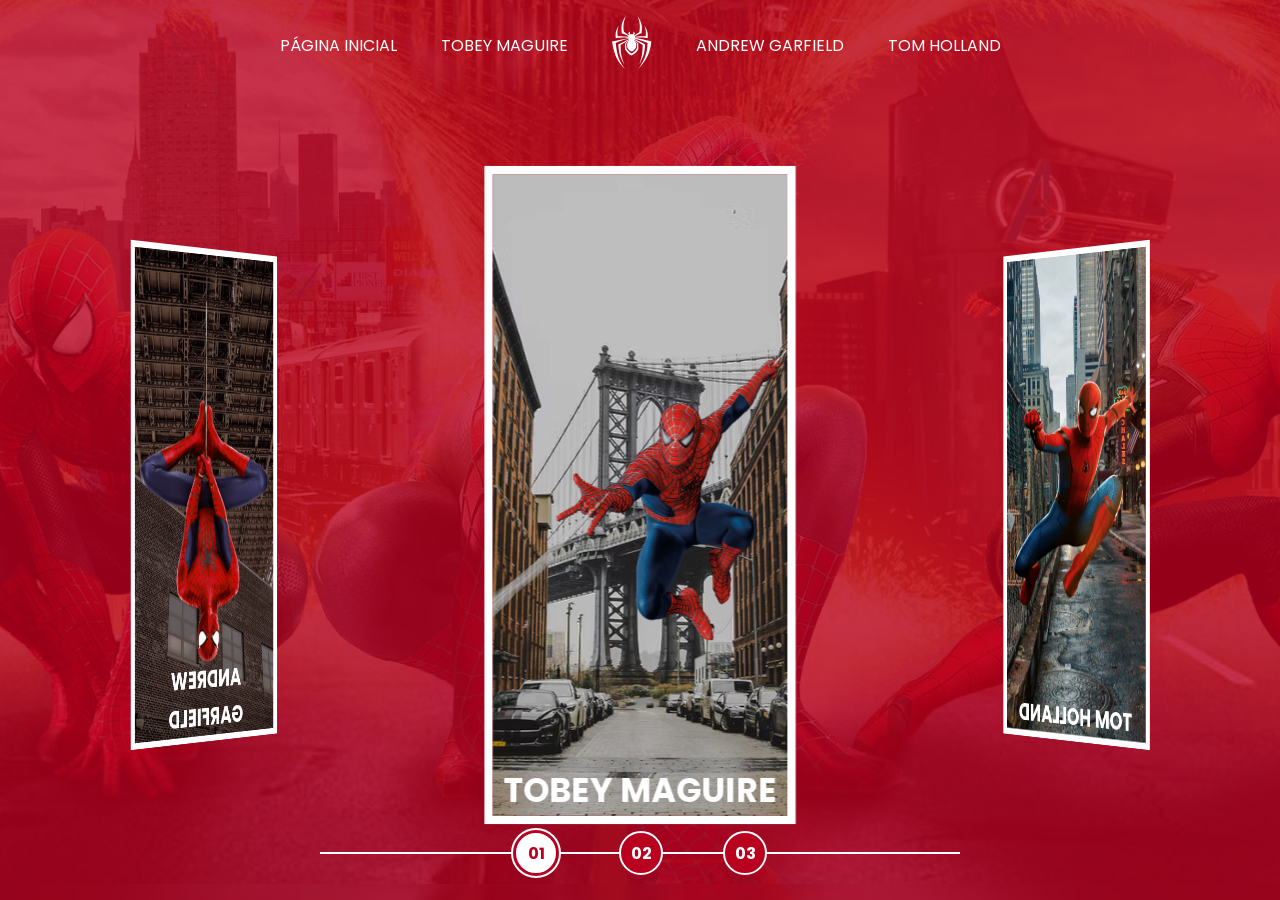
<file: index.html>
﻿<!doctype html>
<html lang="pt">
  <head>
    <meta charset="UTF-8" />
    <meta http-equiv="X-UA-Compatible" content="IE=edge" />
    <meta name="viewport" content="width=device-width, initial-scale=1.0" />
    <link rel="stylesheet" href="assets/css/home-page-styles.css" />
    <script src="assets/scripts/card-hover-animation.js" defer></script>
    <script src="assets/scripts/carousel.js" defer></script>
    <link
      rel="icon"
      type="image/png"
      sizes="16x16"
      href="assets/images/icons/spider.ico"
    />
    <title>Spider-Man</title>
  </head>
  <body>
    <nav class="s-menu">
      <ul>
        <li class="s-menu__item">
          <a href="index.html">Página Inicial</a>
        </li>
        <li class="s-menu__item">
          <a href="./pages/tobey-maguire/spiderman1.html">Tobey Maguire</a>
        </li>
        <li class="s-menu__item s-menu__icon">
          <img src="assets/images/icons/spider.svg" alt="Spider-Man logo" />
        </li>
        <li class="s-menu__item">
          <a href="./pages/andrew-garfield/spiderman1.html">Andrew Garfield</a>
        </li>
        <li class="s-menu__item">
          <a href="./pages/tom-holland/spiderman1.html">Tom Holland</a>
        </li>
        <!-- <li class="s-menu__item">
            <a href="./pages/miles-morales/spiderman1.html">Miles Morales</a>
        </li> -->
      </ul>
    </nav>
    <div class="s-container">
      <div
        class="s-cards-carousel"
        style="transform: translateZ(-40vw) rotateY(0deg)"
      >
        <a
          href="./pages/tobey-maguire/spiderman1.html"
          class="s-card"
          id="spider-man-01"
        >
          <img
            class="s-card__background"
            src="./assets/images/pic-sm-bg-01.jpg"
          />
          <img
            class="s-card__image"
            src="./assets/images/spider-man-01.png"
            alt="Tobey Maguire"
          />
          <h2 class="s-card__title">Tobey Maguire</h2>
        </a>

        <a
          href="./pages/tom-holland/spiderman1.html"
          class="s-card"
          id="spider-man-03"
        >
          <img
            class="s-card__background"
            src="assets/images/pic-sm-bg-03.jpg"
          />
          <img
            class="s-card__image"
            src="assets/images/spider-man-03.png"
            alt="Tom Holland"
          />
          <h2 class="s-card__title">Tom Holland</h2>
        </a>

        <a
          href="./pages/andrew-garfield/spiderman1.html"
          class="s-card"
          id="spider-man-02"
        >
          <img
            class="s-card__background"
            src="assets/images/pic-sm-bg-02.jpg"
          />
          <img
            class="s-card__image"
            src="assets/images/spider-man-02.png"
            alt="Andrew Garfield"
          />
          <h2 class="s-card__title">Andrew Garfield</h2>
        </a>
      </div>
    </div>

    <div class="s-controller">
      <div
        id="1"
        onclick="selectCarouselItem(this)"
        class="s-controller__button s-controller__button--active"
      >
        01
      </div>
      <div
        id="2"
        onclick="selectCarouselItem(this)"
        class="s-controller__button"
      >
        02
      </div>
      <div
        id="3"
        onclick="selectCarouselItem(this)"
        class="s-controller__button"
      >
        03
      </div>
      <!-- <div id="4" onclick="selectCarouselItem(this)" class="s-controller__button">
         04
        </div> -->
      <div class="s-controller__line"></div>
    </div>
  </body>
</html>
</file>
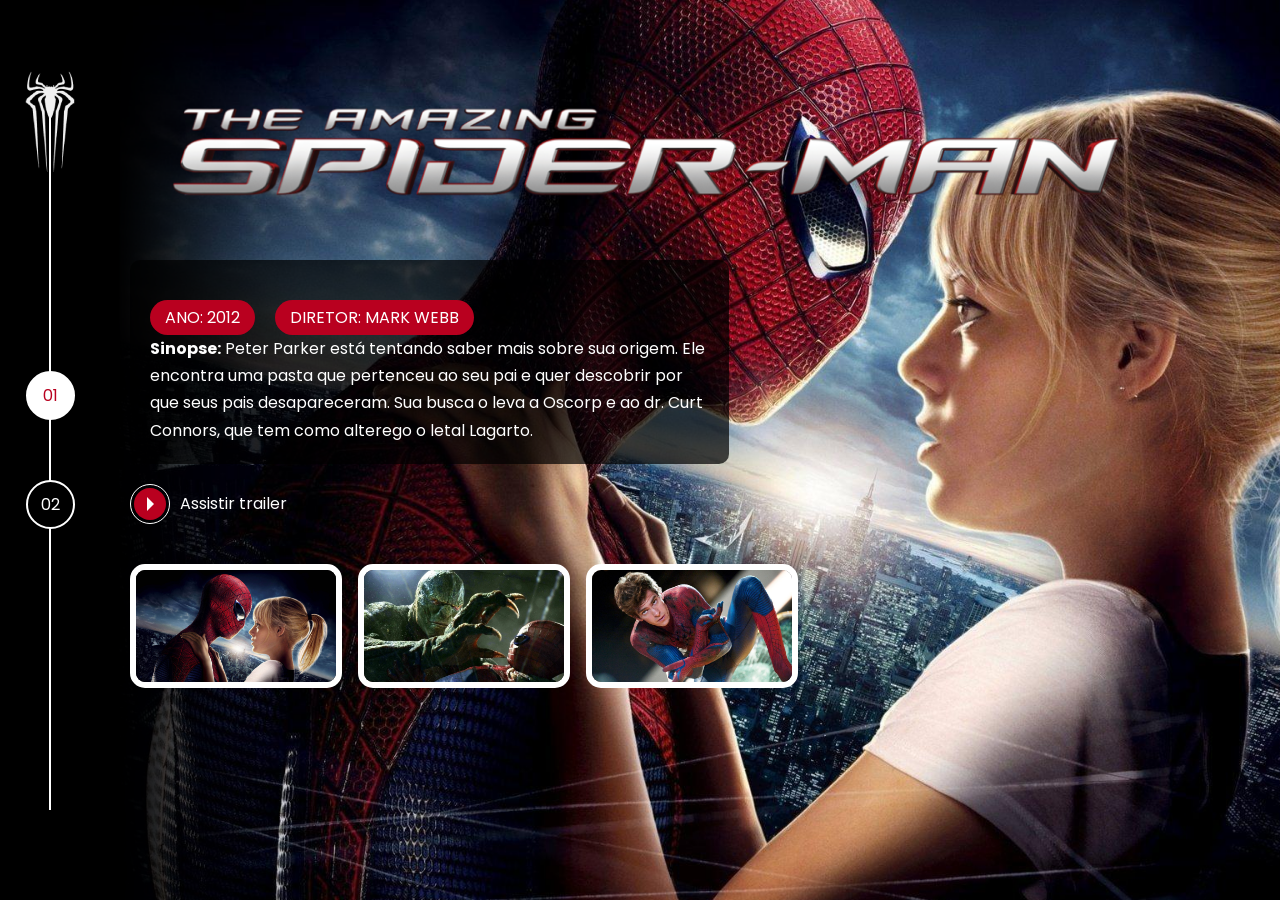
<file: pages/andrew-garfield/spiderman1.html>
<!DOCTYPE html>
<html lang="pt">
  <head>
    <meta charset="UTF-8" />
    <meta http-equiv="X-UA-Compatible" content="IE=edge" />
    <meta name="viewport" content="width=device-width, initial-scale=1.0" />
    <link
      rel="icon"
      type="image/png"
      sizes="16x16"
      href="../../assets/images/icons/spiderman1-andrew.png"
    />
    <title>Spider Man - Andrew Garfield</title>
    <link
      href="../../assets/css/internal.css"
      rel="stylesheet"
      type="text/css"
    />
    
  </head>

  <body>
    <div class="s-wrapper s-spiderman-02-01">
      <!-- <video autoplay loop>
      <source src="../../assets/videos/amazing-spiderman-2014-trailer.mp4" type="video/mp4" />
    </video> -->

      <div class="s-left-column">
        <nav class="navigator">
          <div class="navigator__icon">
            <a href="../../index.html">
              <img src="../../assets/images/icons/spiderman1-andrew.png" />
            </a>
          </div>
          <ul>
            <li><a href="#01" class="active">01</a></li>
            <li><a href="spiderman2.html">02</a></li>
          </ul>
        </nav>
      </div>

      <div class="s-main-content">
        <div class="s-main-content__top">
          <div class="s-logo">
            <img
              src="../../assets/images/spiderman-andrew/movie-01/logo.png"
              alt="Spiderman (2002)"
              title="Spiderman (2002)"
            />
          </div>

          <div class="s-description">
            <div class="pills">
              <ul>
                <li>Ano: 2012</li>
                <li>Diretor: Mark Webb</li>
              </ul>
            </div>
            <div class="s-description__text">
              <p>
                <strong>Sinopse:</strong>&nbsp;Peter Parker está tentando saber
                mais sobre sua origem. Ele encontra uma pasta que pertenceu ao
                seu pai e quer descobrir por que seus pais desapareceram. Sua
                busca o leva a Oscorp e ao dr. Curt Connors, que tem como
                alterego o letal Lagarto.
              </p>
            </div>
          </div>

          <div class="s-links">
            <ul>
              <li>
                <a
                  href="../../assets/videos/amazing-spiderman-2014-trailer.mp4"
                  class="link-button"
                  target="_blank"
                >
                  <span class="icon">
                    <div class="play-icon">&nbsp;</div>
                  </span>
                  <span class="label"> Assistir trailer </span>
                </a>
              </li>
            </ul>
          </div>
        </div>

        <div class="s-main-content__bottom">
          <div class="gallery">
            <ul>
              <li>
                <a href="#"
                  ><img
                    src="../../assets/images/spiderman-andrew/movie-01/gallery/image-01.png"
                    alt=""
                /></a>
              </li>
              <li>
                <a href="#"
                  ><img
                    src="../../assets/images/spiderman-andrew/movie-01/gallery/image-02.png"
                    alt=""
                /></a>
              </li>
              <li>
                <a href="#"
                  ><img
                    src="../../assets/images/spiderman-andrew/movie-01/gallery/image-03.png"
                    alt=""
                /></a>
              </li>
            </ul>
          </div>
        </div>
      </div>
    </div>
  </body>
</html>
</file>
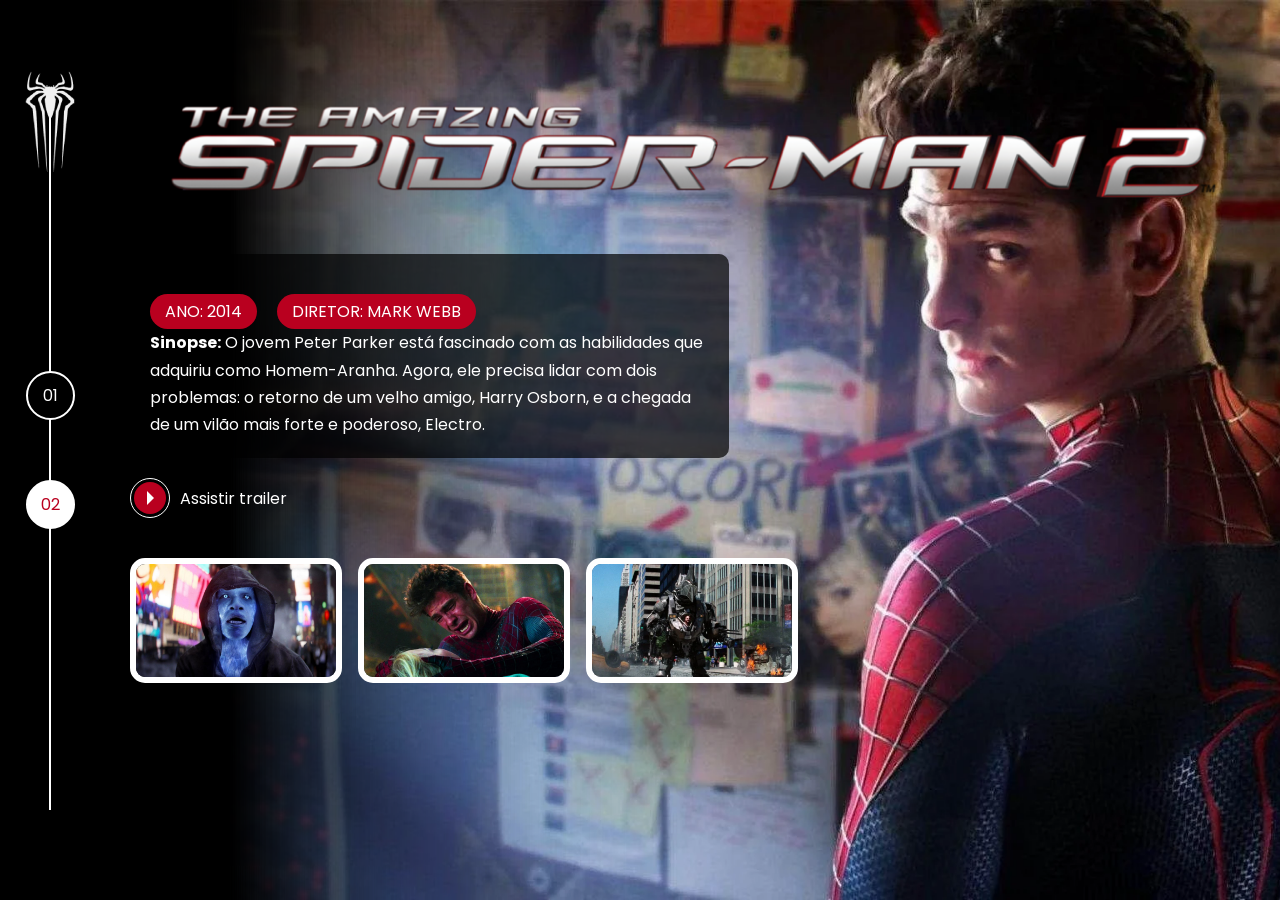
<file: pages/andrew-garfield/spiderman2.html>
<!DOCTYPE html>
<html lang="pt">
  <head>
    <meta charset="UTF-8" />
    <meta http-equiv="X-UA-Compatible" content="IE=edge" />
    <meta name="viewport" content="width=device-width, initial-scale=1.0" />
    <link
      rel="icon"
      type="image/png"
      sizes="16x16"
      href="../../assets/images/icons/spiderman1-andrew.png"
    />
    <title>Spider Man 2 - Andrew Garfield</title>
    <link
      href="../../assets/css/internal.css"
      rel="stylesheet"
      type="text/css"
    />
  </head>

  <body>
    <div class="s-wrapper s-spiderman-02-02">
      <!-- <video autoplay loop>
      <source src="../../assets/videos/amazing-spiderman2-2014-trailer.mp4" type="video/mp4" />
    </video> -->

      <div class="s-left-column">
        <nav class="navigator">
          <div class="navigator__icon">
            <a href="../../index.html">
              <img src="../../assets/images/icons/spiderman1-andrew.png" />
            </a>
          </div>
          <ul>
            <li><a href="spiderman1.html">01</a></li>
            <li><a href="#02" class="active">02</a></li>
          </ul>
        </nav>
      </div>

      <div class="s-main-content">
        <div class="s-main-content__top">
          <div class="s-logo">
            <img
              src="../../assets/images/spiderman-andrew/movie-02/logo.png"
              alt="Spiderman 2 (2005)"
              title="Spiderman 2 (2005)"
            />
          </div>

          <div class="s-description">
            <div class="pills">
              <ul>
                <li>Ano: 2014</li>
                <li>Diretor: Mark Webb</li>
              </ul>
            </div>
            <div class="s-description__text">
              <p>
                <strong>Sinopse:</strong>&nbsp;O jovem Peter Parker está
                fascinado com as habilidades que adquiriu como Homem-Aranha.
                Agora, ele precisa lidar com dois problemas: o retorno de um
                velho amigo, Harry Osborn, e a chegada de um vilão mais forte e
                poderoso, Electro.
              </p>
            </div>
          </div>

          <div class="s-links">
            <ul>
              <li>
                <a
                  href="../../assets/videos/amazing-spiderman2-2014-trailer.mp4"
                  class="link-button"
                >
                  <span class="icon">
                    <div class="play-icon">&nbsp;</div>
                  </span>
                  <span class="label"> Assistir trailer </span>
                </a>
              </li>
            </ul>
          </div>
        </div>

        <div class="s-main-content__bottom">
          <div class="gallery">
            <ul>
              <li>
                <a href="#"
                  ><img
                    src="../../assets/images/spiderman-andrew/movie-02/gallery/image-01.png"
                    alt=""
                /></a>
              </li>
              <li>
                <a href="#"
                  ><img
                    src="../../assets/images/spiderman-andrew/movie-02/gallery/image-02.png"
                    alt=""
                /></a>
              </li>
              <li>
                <a href="#"
                  ><img
                    src="../../assets/images/spiderman-andrew/movie-02/gallery/image-03.png"
                    alt=""
                /></a>
              </li>
            </ul>
          </div>
        </div>
      </div>
    </div>
  </body>
</html>
</file>
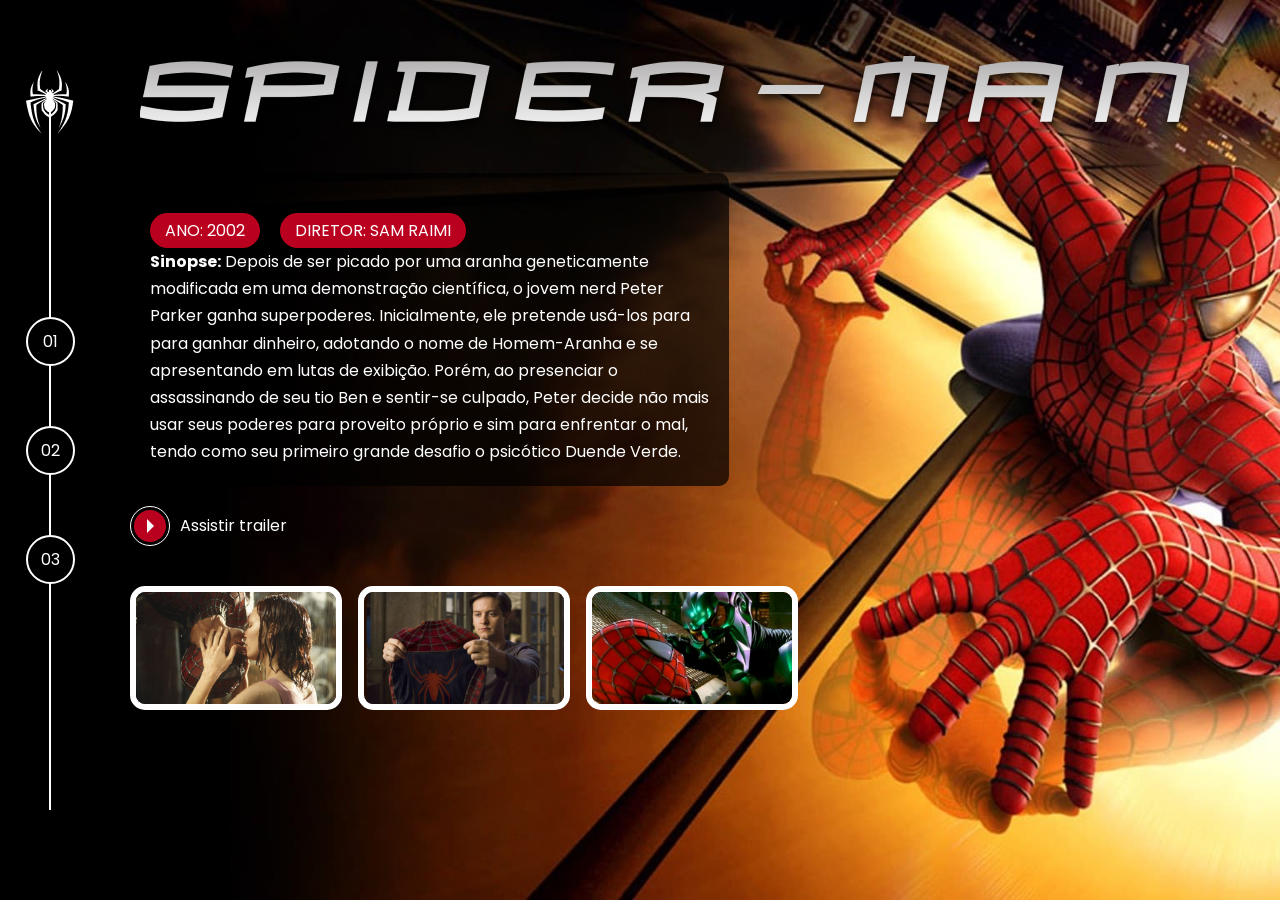
<file: pages/tobey-maguire/spiderman1.html>
<!DOCTYPE html>
<html lang="pt">
  <head>
    <meta charset="UTF-8" />
    <meta http-equiv="X-UA-Compatible" content="IE=edge" />
    <meta name="viewport" content="width=device-width, initial-scale=1.0" />
    <link
      rel="icon"
      type="image/png"
      sizes="16x16"
      href="../../assets/images/icons/spiderman1.png"
    />
    <title>Spider Man - Tobey Maguire</title>
    <link href="../../assets/css/internal.css" rel="stylesheet" />
    <link
      rel="stylesheet"
      href="https://cdn.jsdelivr.net/npm/@fancyapps/ui@4.0/dist/fancybox.css"
    />
  </head>
  <body>
    <div class="s-wrapper s-spiderman-01-01">
      <!-- <video autoplay loop>
      <source src="../../assets/videos/spiderman-2002-trailer.mp4" type="video/mp4" />
    </video> -->

      <div class="s-left-column">
        <nav class="navigator">
          <div class="navigator__icon">
            <a href="../../index.html">
              <img src="../../assets/images/icons/spiderman1.png" />
            </a>
          </div>
          <ul>
            <li><a href="#01">01</a></li>
            <li><a href="spiderman2.html">02</a></li>
            <li><a href="spiderman3.html">03</a></li>
          </ul>
        </nav>
      </div>

      <div class="s-main-content">
        <div class="s-main-content__top">
          <div class="s-logo">
            <img
              src="../../assets/images/spiderman-tobey/movie-01/logo.png"
              alt="Spiderman (2002)"
              title="Spiderman (2002)"
            />
          </div>

          <div class="s-description">
            <div class="pills">
              <ul>
                <li>Ano: 2002</li>
                <li>Diretor: Sam Raimi</li>
              </ul>
            </div>
            <div class="s-description__text">
              <p>
                <strong>Sinopse:</strong>&nbsp;Depois de ser picado por uma
                aranha geneticamente modificada em uma demonstração científica,
                o jovem nerd Peter Parker ganha superpoderes. Inicialmente, ele
                pretende usá-los para para ganhar dinheiro, adotando o nome de
                Homem-Aranha e se apresentando em lutas de exibição. Porém, ao
                presenciar o assassinando de seu tio Ben e sentir-se culpado,
                Peter decide não mais usar seus poderes para proveito próprio e
                sim para enfrentar o mal, tendo como seu primeiro grande desafio
                o psicótico Duende Verde.
              </p>
            </div>
          </div>

          <div class="s-links">
            <ul>
              <li>
                <a
                  href="../../assets/videos/spiderman-2002-trailer.mp4"
                  class="link-button"
                  target="_blank"
                >
                  <span class="icon">
                    <div class="play-icon">&nbsp;</div>
                  </span>
                  <span class="label"> Assistir trailer </span>
                </a>
              </li>
            </ul>
          </div>
        </div>

        <div class="s-main-content__bottom">
          <div class="gallery">
            <ul>
              <li>
                <a
                  data-fancybox
                  href="../../assets/images/spiderman-tobey/movie-01/gallery/image-01-full.jpg"
                >
                  <img
                    src="../../assets/images/spiderman-tobey/movie-01/gallery/image-01.png"
                    alt=""
                  />
                </a>
              </li>
              <li>
                <a
                  data-fancybox
                  href="../../assets/images/spiderman-tobey/movie-01/gallery/image-02-full.jpg"
                >
                  <img
                    src="../../assets/images/spiderman-tobey/movie-01/gallery/image-02.png"
                    alt=""
                  />
                </a>
              </li>
              <li>
                <a
                  data-fancybox
                  href="../../assets/images/spiderman-tobey/movie-01/gallery/image-03-full.jpg"
                >
                  <img
                    src="../../assets/images/spiderman-tobey/movie-01/gallery/image-03.png"
                    alt=""
                  />
                </a>
              </li>
            </ul>
          </div>
        </div>
      </div>
    </div>
    <script src="https://cdn.jsdelivr.net/npm/@fancyapps/ui@4.0/dist/fancybox.umd.js"></script>
  </body>
</html>
</file>
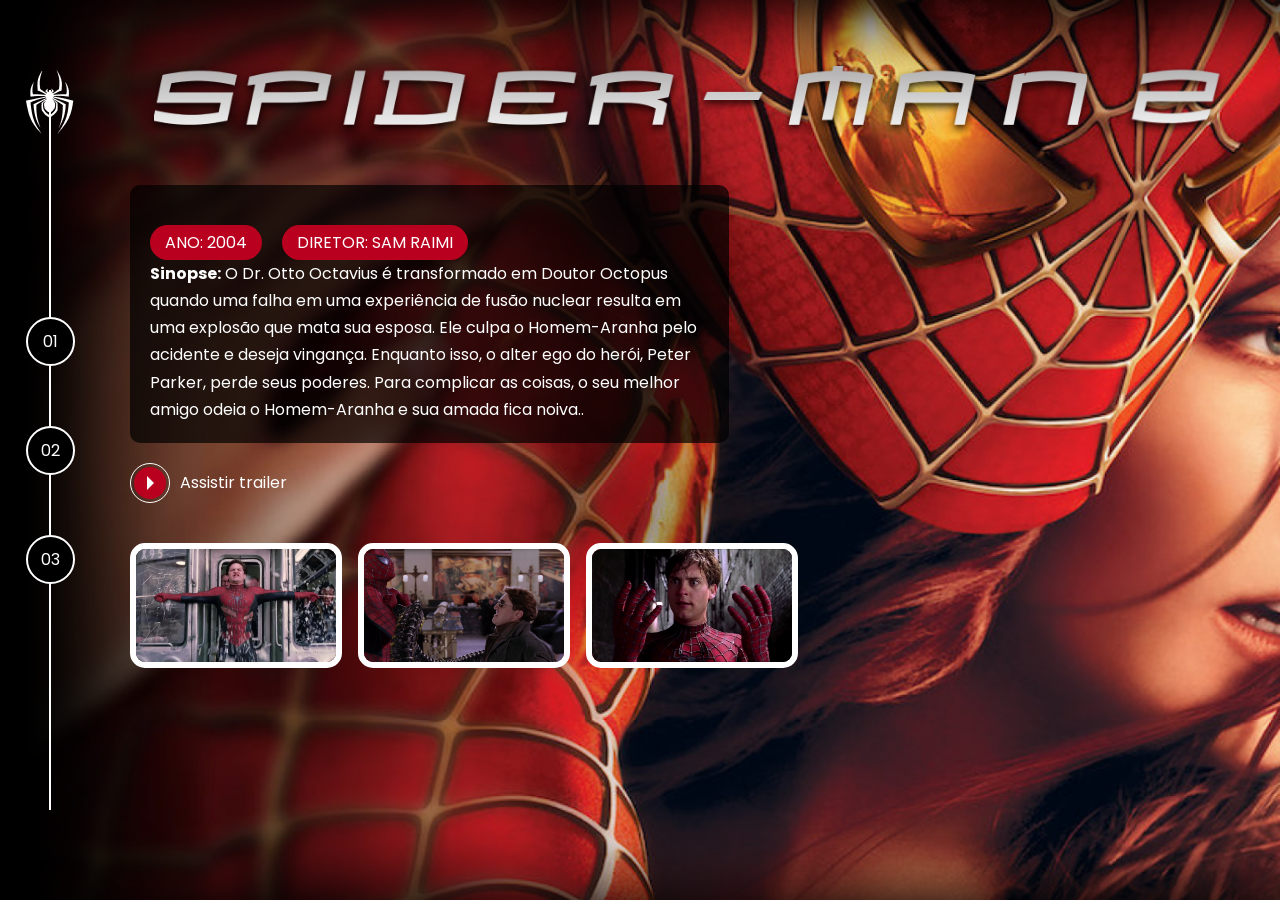
<file: pages/tobey-maguire/spiderman2.html>
<!DOCTYPE html>
<html lang="pt">
  <head>
    <meta charset="UTF-8" />
    <meta http-equiv="X-UA-Compatible" content="IE=edge" />
    <meta name="viewport" content="width=device-width, initial-scale=1.0" />
    <link
      rel="icon"
      type="image/png"
      sizes="16x16"
      href="../../assets/images/icons/spiderman1.png"
    />
    <title>Spider Man 2 - Tobey Maguire</title>
    <link href="../../assets/css/internal.css" rel="stylesheet" />
    <link
      rel="stylesheet"
      href="https://cdn.jsdelivr.net/npm/@fancyapps/ui@4.0/dist/fancybox.css"
    />
  </head>
  <body>
    <div class="s-wrapper s-spiderman-01-02">
      <!-- <video loop autoplay muted>
      <source src="../../assets/videos/spiderman2-2004-trailer.mp4" type="video/mp4" />
    </video> -->

      <div class="s-left-column">
        <nav class="navigator">
          <div class="navigator__icon">
            <a href="../../index.html">
              <img src="../../assets/images/icons/spiderman1.png" />
            </a>
          </div>
          <ul>
            <li><a href="spiderman1.html">01</a></li>
            <li><a href="#02">02</a></li>
            <li><a href="spiderman3.html">03</a></li>
          </ul>
        </nav>
      </div>

      <div class="s-main-content">
        <div class="s-main-content__top">
          <div class="s-logo">
            <img
              src="../../assets/images/spiderman-tobey/movie-02/logo.png"
              alt="Spiderman (2004)"
              title="Spiderman (2004)"
            />
          </div>

          <div class="s-description">
            <div class="pills">
              <ul>
                <li>Ano: 2004</li>
                <li>Diretor: Sam Raimi</li>
              </ul>
            </div>

            <div class="s-description__text">
              <p>
                <strong>Sinopse:</strong>&nbsp;O Dr. Otto Octavius é
                transformado em Doutor Octopus quando uma falha em uma
                experiência de fusão nuclear resulta em uma explosão que mata
                sua esposa. Ele culpa o Homem-Aranha pelo acidente e deseja
                vingança. Enquanto isso, o alter ego do herói, Peter Parker,
                perde seus poderes. Para complicar as coisas, o seu melhor amigo
                odeia o Homem-Aranha e sua amada fica noiva..
              </p>
            </div>
          </div>

          <div class="s-links">
            <ul>
              <li>
                <a
                  href="../../assets/videos/spiderman2-2004-trailer.mp4"
                  class="link-button"
                  target="_blank"
                >
                  <span class="icon">
                    <div class="play-icon">&nbsp;</div>
                  </span>
                  <span class="label"> Assistir trailer </span>
                </a>
              </li>
            </ul>
          </div>
        </div>

        <div class="s-main-content__bottom">
          <div class="gallery">
            <ul>
              <li>
                <a data-fancybox href="#">
                  <img
                    src="../../assets/images/spiderman-tobey/movie-02/gallery/image-01.png"
                    alt=""
                  />
                </a>
              </li>
              <li>
                <a data-fancybox href="#">
                  <img
                    src="../../assets/images/spiderman-tobey/movie-02/gallery/image-02.png"
                    alt=""
                  />
                </a>
              </li>
              <li>
                <a data-fancybox href="#">
                  <img
                    src="../../assets/images/spiderman-tobey/movie-02/gallery/image-03.png"
                    alt=""
                  />
                </a>
              </li>
            </ul>
          </div>
        </div>
      </div>
    </div>
    <script src="https://cdn.jsdelivr.net/npm/@fancyapps/ui@4.0/dist/fancybox.umd.js"></script>
    <script>
      //  JavaScript will go here
    </script>
  </body>
</html>
</file>
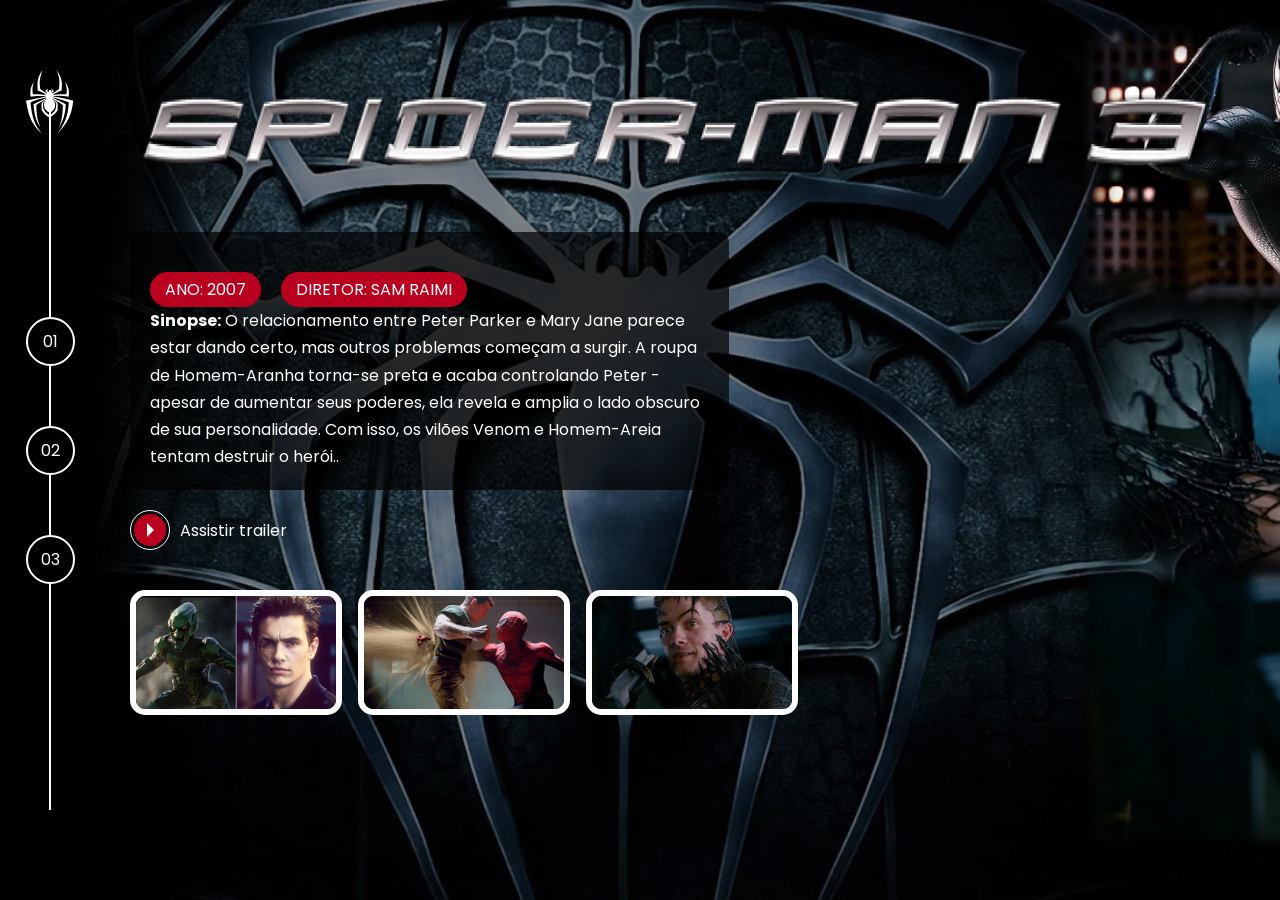
<file: pages/tobey-maguire/spiderman3.html>
<!DOCTYPE html>
<html lang="pt">
  <head>
    <meta charset="UTF-8" />
    <meta http-equiv="X-UA-Compatible" content="IE=edge" />
    <meta name="viewport" content="width=device-width, initial-scale=1.0" />
    <link
      rel="icon"
      type="image/png"
      sizes="16x16"
      href="../../assets/images/icons/spiderman1.png"
    />
    <title>Spider Man 3 - Tobey Maguire</title>
    <link href="../../assets/css/internal.css" rel="stylesheet" />
    <link
      rel="stylesheet"
      href="https://cdn.jsdelivr.net/npm/@fancyapps/ui@4.0/dist/fancybox.css"
    />
  </head>
  <body>
    <div class="s-wrapper s-spiderman-01-03">
      <!-- <video loop autoplay muted>
      <source src="../../assets/videos/spiderman3-2007-trailer.mp4" type="video/mp4" />
    </video> -->

      <div class="s-left-column">
        <nav class="navigator">
          <div class="navigator__icon">
            <a href="../../index.html">
              <img src="../../assets/images/icons/spiderman1.png" />
            </a>
          </div>
          <ul>
            <li><a href="spiderman1.html">01</a></li>
            <li><a href="spiderman2.html">02</a></li>
            <li><a href="#03">03</a></li>
          </ul>
        </nav>
      </div>

      <div class="s-main-content">
        <div class="s-main-content__top">
          <div class="s-logo">
            <img
              src="../../assets/images/spiderman-tobey/movie-03/logo.png"
              alt="Spiderman (2002)"
              title="Spiderman (2002)"
            />
          </div>

          <div class="s-description">
            <div class="pills">
              <ul>
                <li>Ano: 2007</li>
                <li>Diretor: Sam Raimi</li>
              </ul>
            </div>

            <div class="s-description__text">
              <p>
                <strong>Sinopse:</strong>&nbsp;O relacionamento entre Peter
                Parker e Mary Jane parece estar dando certo, mas outros
                problemas começam a surgir. A roupa de Homem-Aranha torna-se
                preta e acaba controlando Peter - apesar de aumentar seus
                poderes, ela revela e amplia o lado obscuro de sua
                personalidade. Com isso, os vilões Venom e Homem-Areia tentam
                destruir o herói..
              </p>
            </div>
          </div>

          <div class="s-links">
            <ul>
              <li>
                <a
                  href="../../assets/videos/spiderman3-2007-trailer.mp4"
                  class="link-button"
                  target="_blank"
                >
                  <span class="icon">
                    <div class="play-icon">&nbsp;</div>
                  </span>
                  <span class="label"> Assistir trailer </span>
                </a>
              </li>
            </ul>
          </div>
        </div>

        <div class="s-main-content__bottom">
          <div class="gallery">
            <ul>
              <li>
                <a data-fancybox href="#">
                  <img
                    src="../../assets/images/spiderman-tobey/movie-03/gallery/image-01.png"
                    alt=""
                  />
                </a>
              </li>
              <li>
                <a data-fancybox href="#">
                  <img
                    src="../../assets/images/spiderman-tobey/movie-03/gallery/image-02.png"
                    alt=""
                  />
                </a>
              </li>
              <li>
                <a data-fancybox href="#">
                  <img
                    src="../../assets/images/spiderman-tobey/movie-03/gallery/image-03.png"
                    alt=""
                  />
                </a>
              </li>
            </ul>
          </div>
        </div>
      </div>
    </div>
    <script src="https://cdn.jsdelivr.net/npm/@fancyapps/ui@4.0/dist/fancybox.umd.js"></script>
    <script>
      //  JavaScript will go here
    </script>
  </body>
</html>
</file>
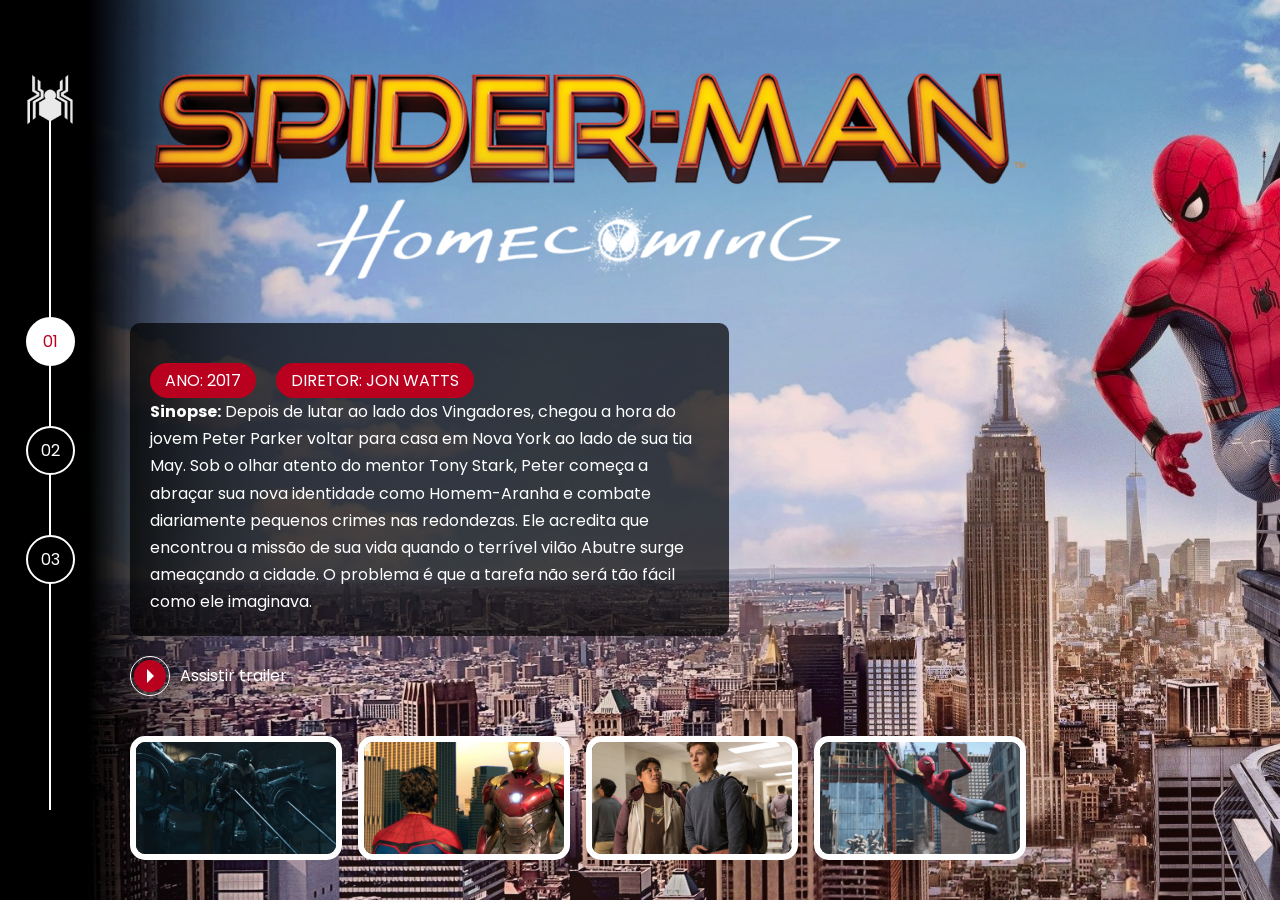
<file: pages/tom-holland/spiderman1.html>
<!DOCTYPE html>
<html lang="pt">
  <head>
    <meta charset="UTF-8" />
    <meta http-equiv="X-UA-Compatible" content="IE=edge" />
    <meta name="viewport" content="width=device-width, initial-scale=1.0" />
    <link
      rel="icon"
      type="image/png"
      sizes="16x16"
      href="../../assets/images/icons/spiderman1-tom.png"
    />
    <title>Spider Man - Tom Holland</title>
    <link
      href="../../assets/css/internal.css"
      rel="stylesheet"
      type="text/css"
    />
  </head>

  <body>
    <div class="s-wrapper s-spiderman-03-01">
      <!-- <video autoplay loop>
      <source src="../../assets/videos/spiderman-2017-trailer.mp4" type="video/mp4" />
    </video> -->

      <div class="s-left-column">
        <nav class="navigator">
          <div class="navigator__icon">
            <a href="../../index.html">
              <img src="../../assets/images/icons/spiderman1-tom.png" />
            </a>
          </div>
          <ul>
            <li><a href="#01" class="active">01</a></li>
            <li><a href="spiderman2.html">02</a></li>
            <li><a href="spiderman3.html">03</a></li>
          </ul>
        </nav>
      </div>

      <div class="s-main-content">
        <div class="s-main-content__top">
          <div class="s-logo">
            <img
              src="../../assets/images/spiderman-tom/movie-01/logo.png"
              alt="Spiderman (2002)"
              title="Spiderman (2002)"
            />
          </div>

          <div class="s-description">
            <div class="pills">
              <ul>
                <li>Ano: 2017</li>
                <li>Diretor: Jon Watts</li>
              </ul>
            </div>
            <div class="s-description__text">
              <p>
                <strong>Sinopse:</strong>&nbsp;Depois de lutar ao lado dos
                Vingadores, chegou a hora do jovem Peter Parker voltar para casa
                em Nova York ao lado de sua tia May. Sob o olhar atento do
                mentor Tony Stark, Peter começa a abraçar sua nova identidade
                como Homem-Aranha e combate diariamente pequenos crimes nas
                redondezas. Ele acredita que encontrou a missão de sua vida
                quando o terrível vilão Abutre surge ameaçando a cidade. O
                problema é que a tarefa não será tão fácil como ele imaginava.
              </p>
            </div>
          </div>

          <div class="s-links">
            <ul>
              <li>
                <a
                  href="../../assets/videos/spiderman-2017-trailer.mp4"
                  class="link-button"
                  target="_blank"
                >
                  <span class="icon">
                    <div class="play-icon">&nbsp;</div>
                  </span>
                  <span class="label"> Assistir trailer </span>
                </a>
              </li>
            </ul>
          </div>
        </div>

        <div class="s-main-content__bottom">
          <div class="gallery">
            <ul>
              <li>
                <a href="#"
                  ><img
                    src="../../assets/images/spiderman-tom/movie-01/gallery/image-01.png"
                    alt=""
                /></a>
              </li>
              <li>
                <a href="#"
                  ><img
                    src="../../assets/images/spiderman-tom/movie-01/gallery/image-02.png"
                    alt=""
                /></a>
              </li>
              <li>
                <a href="#"
                  ><img
                    src="../../assets/images/spiderman-tom/movie-01/gallery/image-03.png"
                    alt=""
                /></a>
              </li>
              <li>
                <a href="#"
                  ><img
                    src="../../assets/images/spiderman-tom/movie-01/gallery/image-04.png"
                    alt=""
                /></a>
              </li>
            </ul>
          </div>
        </div>
      </div>
    </div>
  </body>
</html>
</file>
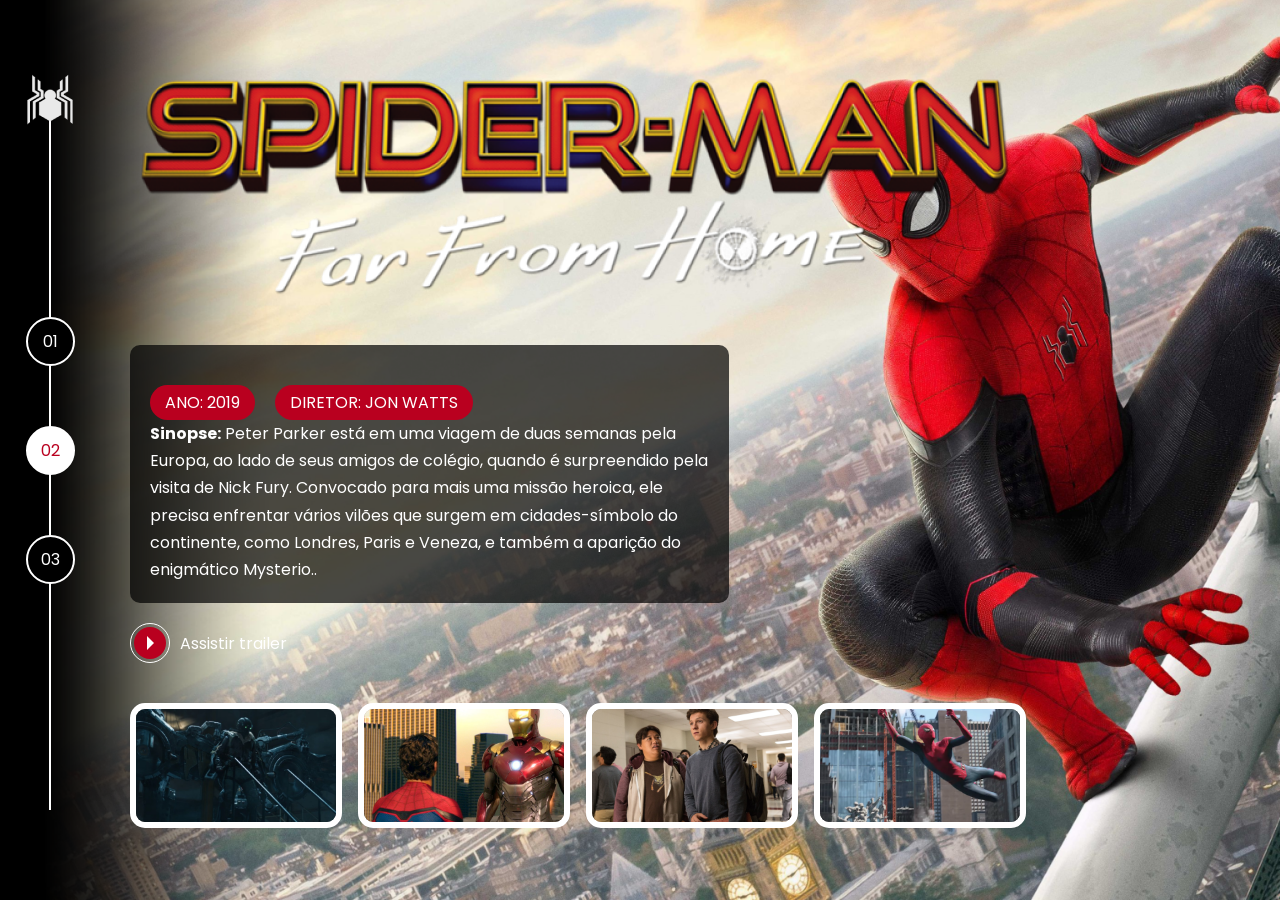
<file: pages/tom-holland/spiderman2.html>
<!DOCTYPE html>
<html lang="pt">
  <head>
    <meta charset="UTF-8" />
    <meta http-equiv="X-UA-Compatible" content="IE=edge" />
    <meta name="viewport" content="width=device-width, initial-scale=1.0" />
    <link
      rel="icon"
      type="image/png"
      sizes="16x16"
      href="../../assets/images/icons/spiderman1-tom.png"
    />
    <title>Spider Man 2 - Tom Holland</title>
    <link
      href="../../assets/css/internal.css"
      rel="stylesheet"
      type="text/css"
    />
  </head>
  <body>
    <div class="s-wrapper s-spiderman-03-02">
      <!-- <video autoplay loop>
      <source src="../../assets/videos/spiderman2-2019-trailer.mp4" type="video/mp4" />
    </video> -->

      <div class="s-left-column">
        <nav class="navigator">
          <div class="navigator__icon">
            <a href="../../index.html">
              <img src="../../assets/images/icons/spiderman1-tom.png" />
            </a>
          </div>
          <ul>
            <li><a href="spiderman1.html">01</a></li>
            <li><a href="#02" class="active">02</a></li>
            <li><a href="spiderman3.html">03</a></li>
          </ul>
        </nav>
      </div>

      <div class="s-main-content">
        <div class="s-main-content__top">
          <div class="s-logo">
            <img
              src="../../assets/images/spiderman-tom/movie-02/logo.png"
              alt="Spiderman 2 (2005)"
              title="Spiderman 2 (2005)"
            />
          </div>

          <div class="s-description">
            <div class="pills">
              <ul>
                <li>Ano: 2019</li>
                <li>Diretor: Jon Watts</li>
              </ul>
            </div>
            <div class="s-description__text">
              <p>
                <strong>Sinopse:</strong>&nbsp;Peter Parker está em uma viagem
                de duas semanas pela Europa, ao lado de seus amigos de colégio,
                quando é surpreendido pela visita de Nick Fury. Convocado para
                mais uma missão heroica, ele precisa enfrentar vários vilões que
                surgem em cidades-símbolo do continente, como Londres, Paris e
                Veneza, e também a aparição do enigmático Mysterio..
              </p>
            </div>
          </div>

          <div class="s-links">
            <ul>
              <li>
                <a
                  href="../../assets/videos/spiderman2-2019-trailer.mp4"
                  class="link-button"
                >
                  <span class="icon">
                    <div class="play-icon">&nbsp;</div>
                  </span>
                  <span class="label"> Assistir trailer </span>
                </a>
              </li>
            </ul>
          </div>
        </div>

        <div class="s-main-content__bottom">
          <div class="gallery">
            <ul>
              <li>
                <a href="#"
                  ><img
                    src="../../assets/images/spiderman-tom/movie-01/gallery/image-01.png"
                    alt=""
                /></a>
              </li>
              <li>
                <a href="#"
                  ><img
                    src="../../assets/images/spiderman-tom/movie-01/gallery/image-02.png"
                    alt=""
                /></a>
              </li>
              <li>
                <a href="#"
                  ><img
                    src="../../assets/images/spiderman-tom/movie-01/gallery/image-03.png"
                    alt=""
                /></a>
              </li>
              <li>
                <a href="#"
                  ><img
                    src="../../assets/images/spiderman-tom/movie-01/gallery/image-04.png"
                    alt=""
                /></a>
              </li>
            </ul>
          </div>
        </div>
      </div>
    </div>
  </body>
</html>
</file>
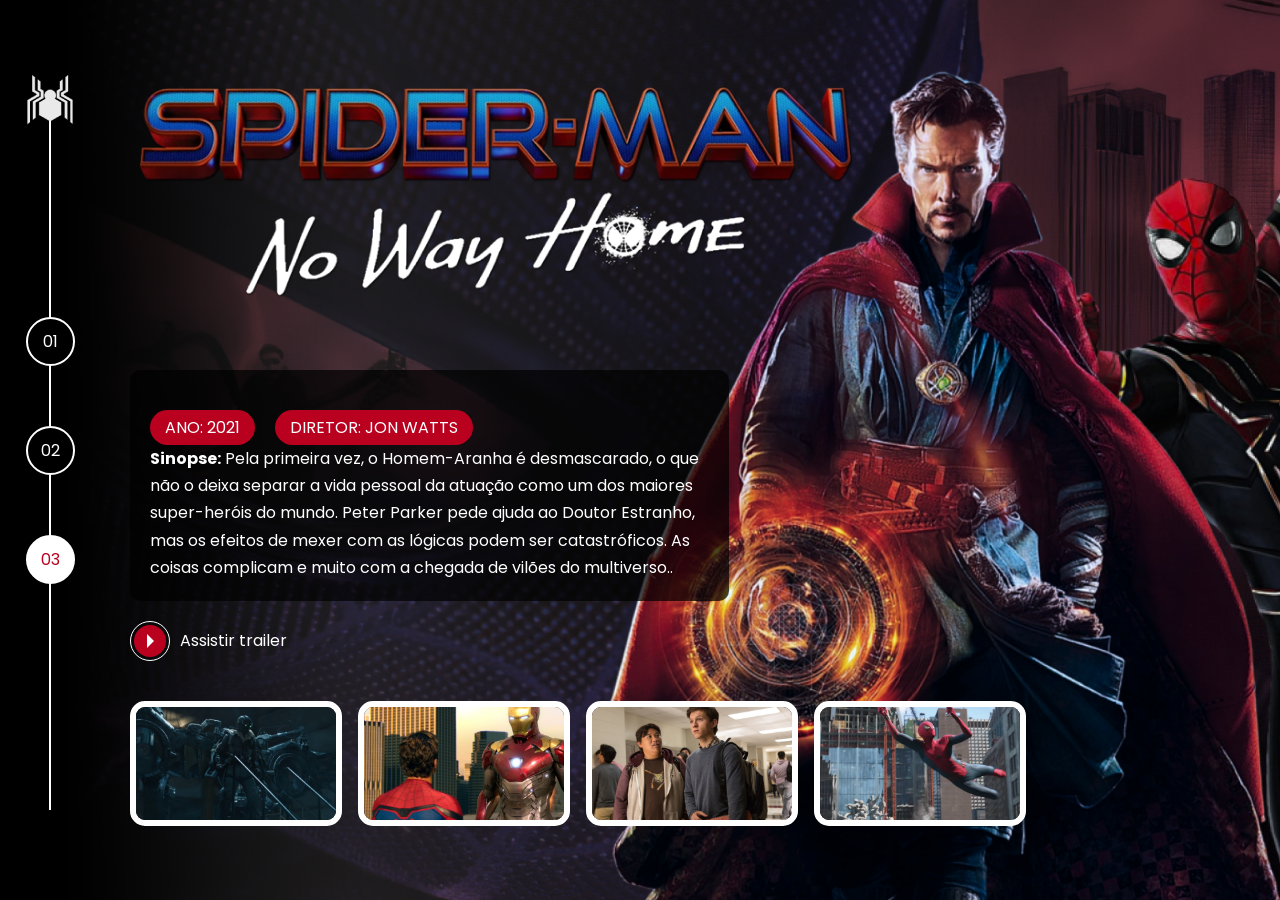
<file: pages/tom-holland/spiderman3.html>
<!DOCTYPE html>
<html lang="en">
  <head>
    <meta charset="UTF-8" />
    <meta http-equiv="X-UA-Compatible" content="IE=edge" />
    <meta name="viewport" content="width=device-width, initial-scale=1.0" />
    <link
      rel="icon"
      type="image/png"
      sizes="16x16"
      href="../../assets/images/icons/spiderman1-tom.png"
    />
    <title>Spider Man 3 - Tom Holland</title>
    <link
      href="../../assets/css/internal.css"
      rel="stylesheet"
      type="text/css"
    />
  </head>

  <body>
    <div class="s-wrapper s-spiderman-03-03">
      <!-- <video autoplay loop>
      <source src="../../assets/videos/spiderman3-2021-trailer.mp4" type="video/mp4" />
    </video> -->

      <div class="s-left-column">
        <nav class="navigator">
          <div class="navigator__icon">
            <a href="../../index.html">
              <img src="../../assets/images/icons/spiderman1-tom.png" />
            </a>
          </div>
          <ul>
            <li><a href="spiderman1.html">01</a></li>
            <li><a href="spiderman2.html">02</a></li>
            <li><a href="#" class="active">03</a></li>
          </ul>
        </nav>
      </div>

      <div class="s-main-content">
        <div class="s-main-content__top">
          <div class="s-logo">
            <img
              src="../../assets/images/spiderman-tom/movie-03/logo.png"
              alt="Spiderman 3 (2007)"
              title="Spiderman 3 (2007)"
            />
          </div>

          <div class="s-description">
            <div class="pills">
              <ul>
                <li>Ano: 2021</li>
                <li>Diretor: Jon Watts</li>
              </ul>
            </div>
            <div class="s-description__text">
              <p>
                <strong>Sinopse:</strong>&nbsp;Pela primeira vez, o Homem-Aranha
                é desmascarado, o que não o deixa separar a vida pessoal da
                atuação como um dos maiores super-heróis do mundo. Peter Parker
                pede ajuda ao Doutor Estranho, mas os efeitos de mexer com as
                lógicas podem ser catastróficos. As coisas
                complicam e muito com a chegada de vilões do multiverso..
              </p>
            </div>
          </div>

          <div class="s-links">
            <ul>
              <li>
                <a
                  href="../../assets/videos/spiderman3-2021-trailer.mp4"
                  class="link-button"
                >
                  <span class="icon">
                    <div class="play-icon">&nbsp;</div>
                  </span>
                  <span class="label"> Assistir trailer </span>
                </a>
              </li>
            </ul>
          </div>
        </div>

        <div class="s-main-content__bottom">
          <div class="gallery">
            <ul>
              <li>
                <a href="#"
                  ><img
                    src="../../assets/images/spiderman-tom/movie-01/gallery/image-01.png"
                    alt=""
                /></a>
              </li>
              <li>
                <a href="#"
                  ><img
                    src="../../assets/images/spiderman-tom/movie-01/gallery/image-02.png"
                    alt=""
                /></a>
              </li>
              <li>
                <a href="#"
                  ><img
                    src="../../assets/images/spiderman-tom/movie-01/gallery/image-03.png"
                    alt=""
                /></a>
              </li>
              <li>
                <a href="#"
                  ><img
                    src="../../assets/images/spiderman-tom/movie-01/gallery/image-04.png"
                    alt=""
                /></a>
              </li>
            </ul>
          </div>
        </div>
      </div>
    </div>
  </body>
</html>
</file>
<file: assets/css/home-page-styles.css>
@import url('reset.css');
@import url('global.css');

body {
  background-color: var(--primary-color);
}

body::before {
  content: "";
  background-image: url('../images/spider-man-background.jpg');
  background-repeat: no-repeat;
  background-position: center;
  background-size: cover;
  width: 100%;
  height: 100%;
  position: absolute;
  opacity: 0.2;
  transition: background-image 1s ease-in-out, opacity 1s ease-in-out;
}

.s-menu {
  padding: 1rem 0;
  width: 100%;
  text-align: center;
  position: relative;
}

.s-menu__item {
  display: inline-block;
  text-transform: uppercase;
  margin: 0 1.25rem;
}

.s-menu__icon {
  width: 2.5rem;
  margin: 0 1.25rem;
  vertical-align: middle;
}

.s-container {
  position: relative;
  display: flex;
  height: calc(100vh - 6rem);
  min-height: 32rem;
  align-items: center;
  justify-content: space-evenly;
  perspective: 3000px;
}

.s-card {
  border: 0.5rem solid white;
  width: 100%;
  height: min(70vh, 42rem);
  top: 0;
  left: 0;
  position: absolute;
  box-sizing: border-box;
  transition: filter .5s ease-in-out;
}

.s-card:nth-child(1) {
  transform: rotateY(0deg) translateZ(50vw);
}

.s-card:nth-child(2) {
  transform: rotateY(120deg) translateZ(50vw);
}

.s-card:nth-child(3) {
  transform: rotateY(240deg) translateZ(50vw);
}

.s-card__background {
  width: 100%;
  height: 100%;
  object-fit: cover;
  position: absolute;
  opacity: 1;
  transition: opacity 1s ease-in-out;
}

.s-card__image {
  width: 100%;
  height: 100%;
  object-fit: contain;
  position: relative;
  transition: 1s ease-in-out;
}

.s-card__title {
  font-size: 2rem;
  text-transform: uppercase;
  text-align: center;
  position: absolute;
  width: 100%;
  bottom: 0;
  transition: bottom 1s ease-in-out;
}

.s-controller {
  position: absolute;
  display: flex;
  justify-content: center;
  align-items: center;
  margin-top: 3rem;
  bottom: 1.5rem;
  width: 100%;
}

.s-controller__button {
  display: flex;
  align-items: center;
  justify-content: center;
  width: 2.5rem;
  height: 2.5rem;
  border: 2px solid white;
  border-radius: 50%;
  background-color: var(--primary-color);
  text-align: center;
  font-size: 1rem;
  font-weight: bold;
  cursor: pointer;
  z-index: 1;
  transition: transform 0.3s ease-in-out;
}

.s-controller__button:hover {
  transform: scale(1.1);
}

.s-controller__button:nth-child(2) {
  margin: 0 3.75rem;
}

.s-controller__button--active {
  background-color: white;
  color: var(--primary-color);
  border: 0.1875rem solid var(--primary-color);
  outline: 0.125rem solid white;
}

.s-controller__line {
  background-color: white;
  width: 50%;
  height: 2px;
  position: absolute;
}

/* ==== Hover Animation ==== */

.s-card--hovered .s-card__background {
  cursor: pointer;
  opacity: 0;
}

.s-card--hovered .s-card__image {
  transform: scale(1.4);
  filter: drop-shadow(30px 10px 4px rgba(0, 0, 0, .5));
}

body#spider-man-01-hovered::before {
  background-image: url('../images/pic-sm-bg-01.jpg');
}

body#spider-man-02-hovered::before {
  background-image: url('../images/pic-sm-bg-02.jpg');
}

body#spider-man-03-hovered::before {
  background-image: url('../images/pic-sm-bg-03.jpg');
}

body[id^="spider-man-"]::before {
  opacity: 1;
}

body[id^="spider-man-"] .s-card:not(.s-card--hovered) {
  filter: grayscale(100%);
}

.s-card--hovered .s-card__title {
  bottom: 50%;
}

.s-cards-carousel {
  display: flex;
  position: relative;
  justify-content: center;
  height: min(70vh, 42rem);
  width: calc(100vw / 3 - 10%);
  transform-style: preserve-3d;
  transition: transform 0.4s ease-in;
}

@media (max-width: 700px) {
  .s-menu__item {
    margin: 0 0.35rem;
    font-size: 0.7rem;
  }

  .s-menu__icon {
    width: 1.75rem;
    margin: 0 0.35rem;
  }

  .s-container {
    height: calc(100vh - 8rem);
    min-height: 24rem;
  }

  .s-cards-carousel {
    width: 48vw;
    height: min(62vh, 34rem);
  }

  .s-card {
    height: min(62vh, 34rem);
  }

  .s-card__title {
    font-size: 1.25rem;
  }
}
</file>
<file: assets/css/internal.css>
@import url('reset.css');
@import url('global.css');
@import url('components/_navigator.css');
@import url('components/_pills.css');
@import url('components/_link-button.css');
@import url('components/_gallery.css');

.s-wrapper {
  display: flex;
  min-height: 100vh;
  flex-flow: row nowrap;
}

.s-wrapper video {
  position: fixed;
  width: 100%;

}

.s-wrapper .s-left-column {
  width: 100px;
  height: 100%;
  display: flex;
  justify-content: center;
  align-items: center;
  position: fixed;
  padding-right: 50px;
  left: 0;
  top: 0;
  z-index: 1;
}

.s-wrapper .s-main-content {
  min-height: 100vh;
  width: 100%;
  padding-left: 130px;
  padding-right: 32px;
  position: relative;
  display: flex;
  flex-direction: column;
}

.s-wrapper .s-main-content__top {
  flex: 0 0 auto;
  display: flex;
  flex-direction: column;
  justify-content: flex-start;
}

.s-wrapper .s-main-content__bottom {
  flex: 0 0 auto;
  display: flex;
  flex-direction: row;
  justify-content: flex-start;
}

.s-wrapper .s-main-content .s-logo img {
  margin-top: 50px;
  margin-left: 0;
  margin-bottom: 30px;
}

.s-wrapper .s-main-content__top .s-description {
  background-color: rgba(0, 0, 0, 0.7);
  max-width: 50%;
  padding: 20px;
  border-radius: 10px;
}

.s-wrapper .s-main-content__top .s-description .s-description__text p {
  color: white;
  line-height: 170%;
}

.s-wrapper .s-main-content__top .s-description .pills {
  margin-top: 20px;
}

.s-wrapper .s-main-content .s-links {
  padding: 20px;
  padding-left: 0;
}

.s-wrapper .s-main-content .s-links ul {
  display: flex;
  flex-direction: row;
}

.s-spiderman-01-01 {
  background-image: url('../images/spiderman-tobey/movie-01/background.png');
  background-size: cover;
}

.s-spiderman-01-02 {
  background-image: url('../images/spiderman-tobey/movie-02/background.png');
  background-size: cover;
}

.s-spiderman-01-03 {
  background-image: url('../images/spiderman-tobey/movie-03/background.png');
  background-size: cover;
}

.s-spiderman-02-01 {
  background-image: url('../images/spiderman-andrew/movie-01/background.png');
  background-size:cover;
}

.s-spiderman-02-02 {
  background-image: url('../images/spiderman-andrew/movie-02/background.png');
  background-size: cover;
}

.s-spiderman-03-01 {
  background-image: url('../images/spiderman-tom/movie-01/background.png');
  background-size:cover;
}

.s-spiderman-03-02 {
  background-image: url('../images/spiderman-tom/movie-02/background.png');
  background-size: cover;
}

.s-spiderman-03-03 {
  background-image: url('../images/spiderman-tom/movie-03/background.png');
  background-size: cover;
}

.s-wrapper .s-main-content__top .s-logo img {
  max-width: 100%;
  height: auto;
}

.s-wrapper .s-main-content__bottom .gallery ul {
  display: flex;
  flex-flow: row nowrap;
  justify-content: flex-start;
  gap: 16px;
  max-width: calc(100vw - 170px);
  overflow-x: auto;
}

.s-wrapper .s-main-content__bottom .gallery ul li {
  flex: 0 0 auto;
}

.s-wrapper .s-main-content__bottom .gallery ul li img {
  width: clamp(150px, 22vw, 200px);
  height: auto;
}
</file>
